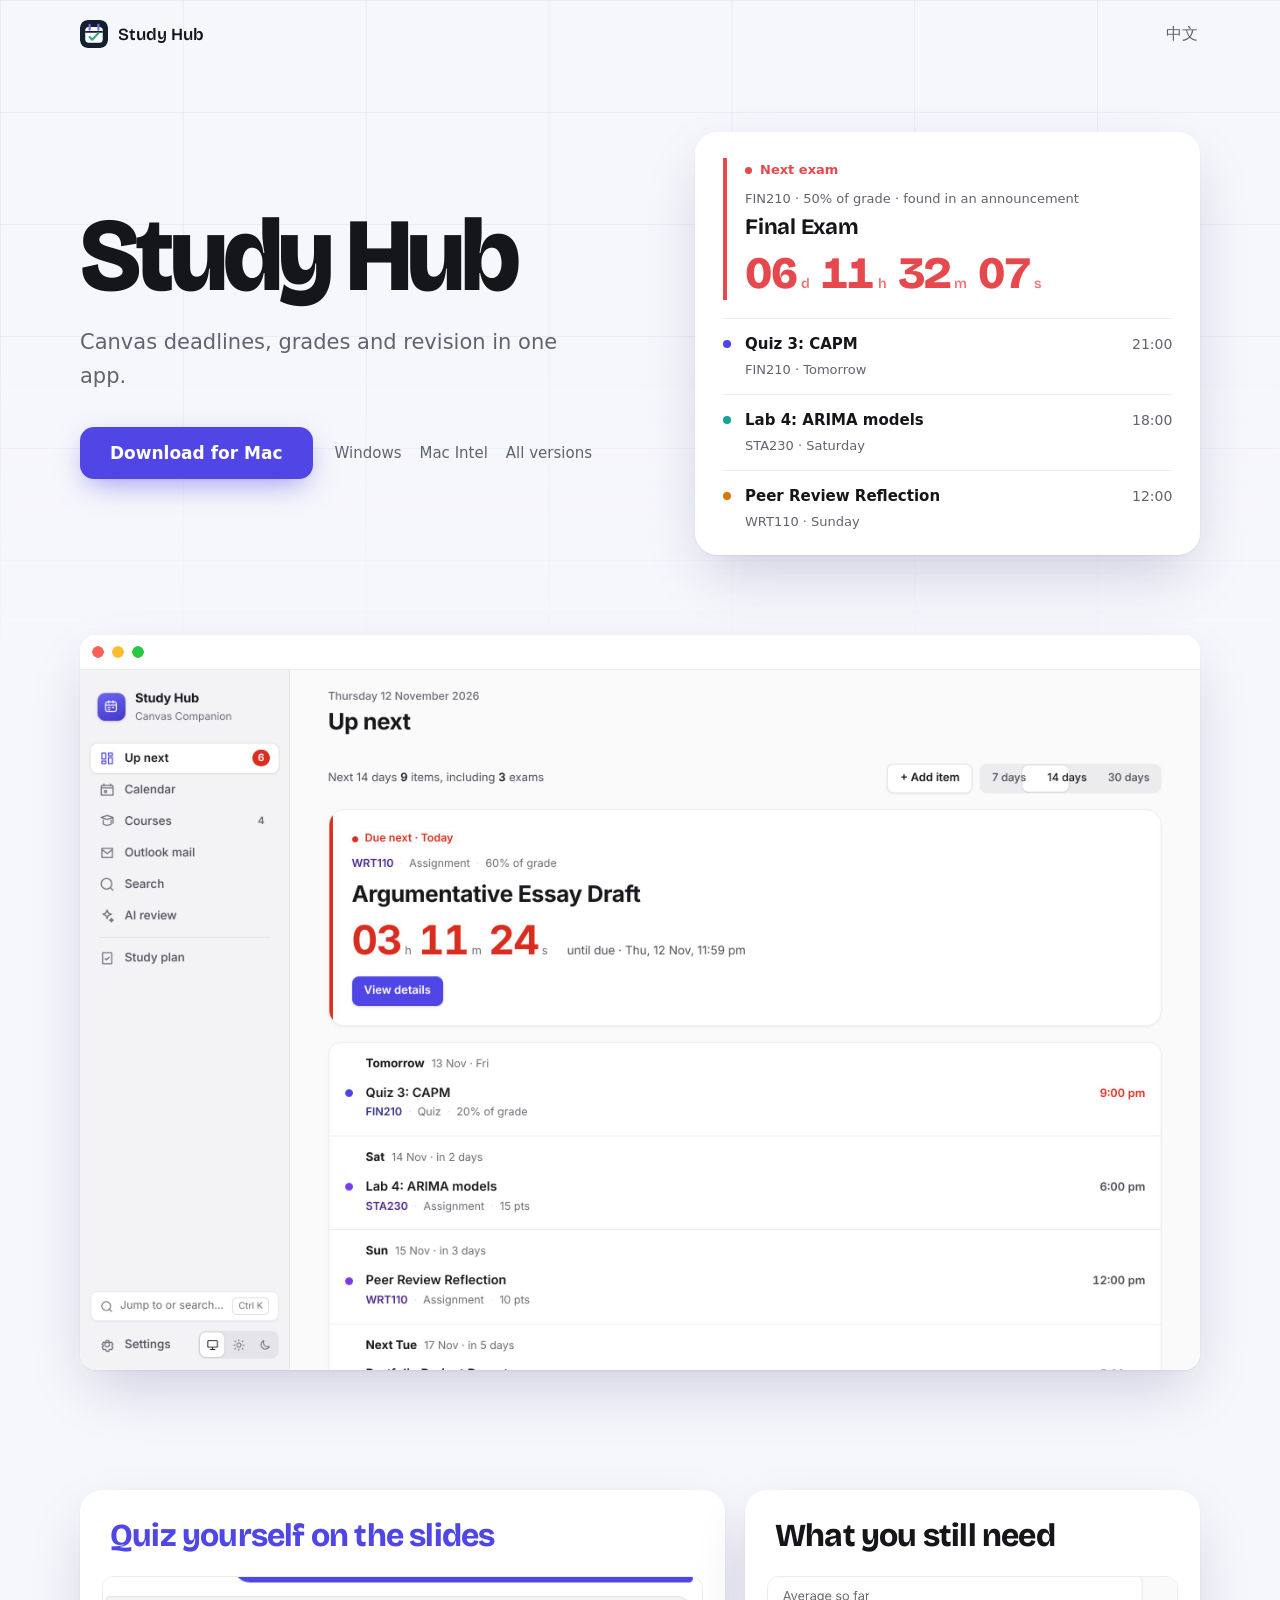
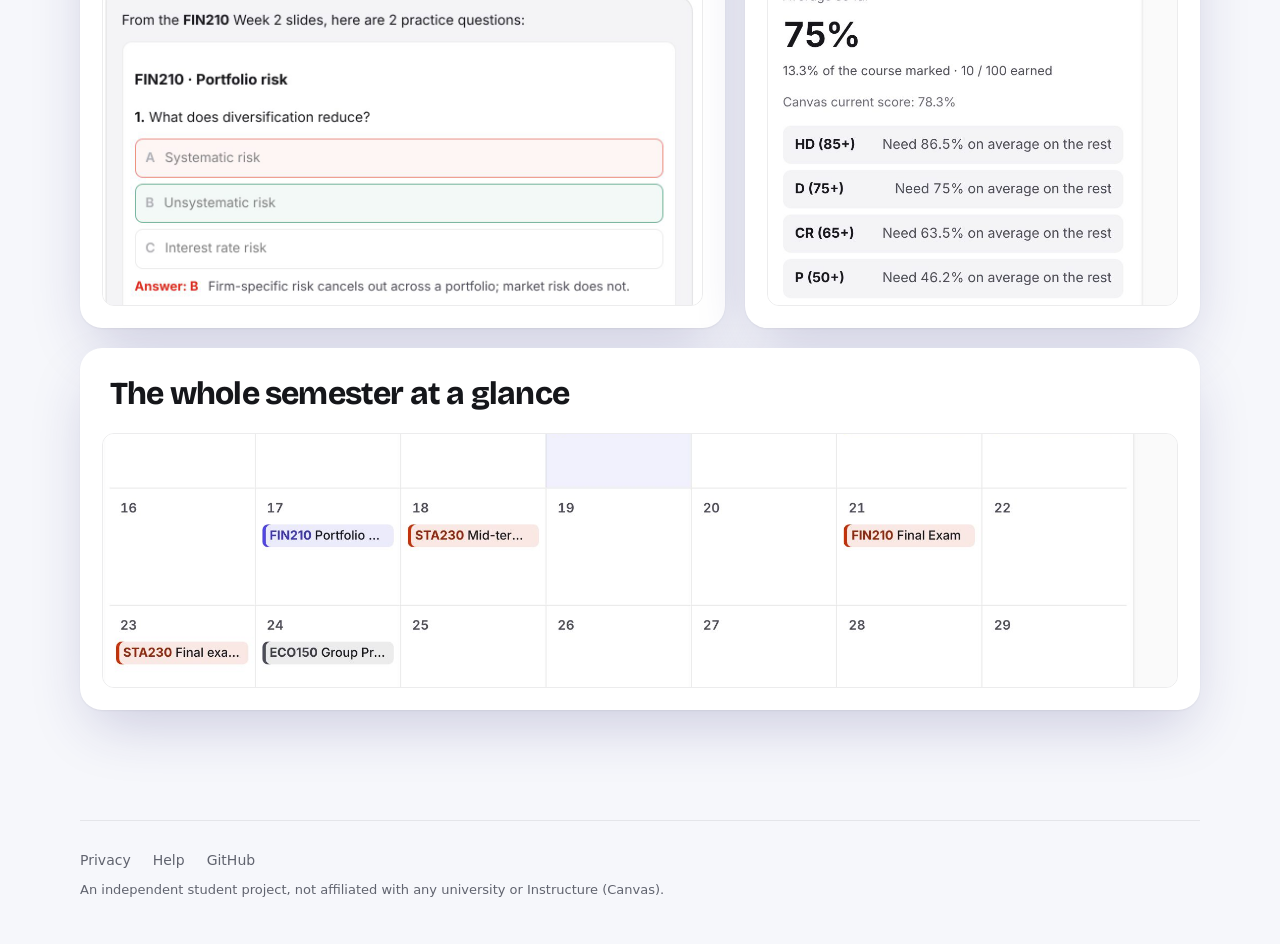
<file: index.html>
<!doctype html>
<html lang="zh-CN">
<head>
<meta charset="utf-8">
<meta name="viewport" content="width=device-width, initial-scale=1, viewport-fit=cover">
<title>Study Hub</title>
<meta name="description" content="Study Hub：Canvas 的截止日期、成绩和复习，放在一个 App 里。Windows / Mac 免费下载。 · Canvas deadlines, grades and revision in one app. Free for Windows and Mac.">
<meta property="og:title" content="Study Hub">
<meta property="og:description" content="Canvas deadlines, grades and revision in one app.">
<meta property="og:image" content="https://17373624812qq-code.github.io/Study-Hub-releases/img/home-zh.jpg">
<link rel="icon" href="img/icon.svg" type="image/svg+xml">
<link rel="alternate" type="text/plain" href="llms.txt" title="Plain-text summary for agents">
<link rel="preconnect" href="https://fonts.googleapis.com">
<link rel="preconnect" href="https://fonts.gstatic.com" crossorigin>
<link rel="stylesheet" href="https://fonts.googleapis.com/css2?family=Bricolage+Grotesque:opsz,wght@12..96,600..800&display=swap">
<link rel="stylesheet" href="style.css?v=f19a4b6">
<script>
  // Pick the language before first paint: saved choice, else the browser's.
  try { document.documentElement.lang = localStorage.getItem("lang") || (/^zh/i.test(navigator.language) ? "zh-CN" : "en"); } catch (_) {}
</script>
<script type="application/ld+json">
{
  "@context": "https://schema.org",
  "@type": "SoftwareApplication",
  "name": "Study Hub",
  "applicationCategory": "EducationalApplication",
  "operatingSystem": "Windows 10+, macOS 11+",
  "offers": { "@type": "Offer", "price": "0", "priceCurrency": "AUD" },
  "description": "Canvas companion: deadlines, exam dates from announcements, a grade calculator and AI review with your own AI.",
  "downloadUrl": [
    "https://github.com/17373624812qq-code/Study-Hub-releases/releases/latest/download/StudyHub-Windows-Setup.exe",
    "https://github.com/17373624812qq-code/Study-Hub-releases/releases/latest/download/StudyHub-Mac-AppleSilicon.dmg",
    "https://github.com/17373624812qq-code/Study-Hub-releases/releases/latest/download/StudyHub-Mac-Intel.dmg"
  ]
}
</script>
</head>
<body>
<div class="top">
<header class="wrap bar">
  <a class="brand" href="./"><img src="img/icon.svg" alt="">Study Hub</a>
  <button class="link" type="button" data-lang-toggle><span lang="zh-CN">English</span><span lang="en">中文</span></button>
</header>

<main>
  <section class="wrap hero">
    <div>
      <h1>Study Hub</h1>
      <p><span lang="zh-CN">Canvas 的截止日期、成绩和复习，放在一个 App 里。</span><span lang="en">Canvas deadlines, grades and revision in one app.</span></p>

      <div class="get" id="download">
        <a class="button" data-os="mac" href="https://github.com/17373624812qq-code/Study-Hub-releases/releases/latest/download/StudyHub-Mac-AppleSilicon.dmg"><span lang="zh-CN">下载 Mac 版</span><span lang="en">Download for Mac</span></a>
        <nav class="others">
          <a data-os="win" href="https://github.com/17373624812qq-code/Study-Hub-releases/releases/latest/download/StudyHub-Windows-Setup.exe">Windows</a>
          <a data-os="mac" href="https://github.com/17373624812qq-code/Study-Hub-releases/releases/latest/download/StudyHub-Mac-Intel.dmg">Mac Intel</a>
          <a href="https://github.com/17373624812qq-code/Study-Hub-releases/releases"><span lang="zh-CN">所有版本</span><span lang="en">All versions</span></a>
        </nav>
      </div>

      <ol class="steps mac" aria-live="polite">
        <li><span lang="zh-CN">打开下载的 .dmg，把 Study Hub 拖进「应用程序」</span><span lang="en">Open the .dmg and drag Study Hub into Applications</span></li>
        <li><span lang="zh-CN">第一次打开：右键 Study Hub →「打开」</span><span lang="en">First launch: right-click Study Hub → Open</span></li>
        <li><span lang="zh-CN">没有 Canvas 账号也能先试「演示」</span><span lang="en">No Canvas account? Try the demo</span></li>
      </ol>
      <ol class="steps win" aria-live="polite">
        <li><span lang="zh-CN">打开 StudyHub-Windows-Setup.exe</span><span lang="en">Open StudyHub-Windows-Setup.exe</span></li>
        <li><span lang="zh-CN">出现蓝色提示时：「更多信息」→「仍要运行」</span><span lang="en">If a blue warning appears: More info → Run anyway</span></li>
        <li><span lang="zh-CN">没有 Canvas 账号也能先试「演示」</span><span lang="en">No Canvas account? Try the demo</span></li>
      </ol>
    </div>

    <figure class="due" aria-label="Example: countdown to the next exam" style="margin:0">
      <div class="due-next">
        <div class="due-tag"><span lang="zh-CN">下一场考试</span><span lang="en">Next exam</span></div>
        <div class="due-course">FIN210 · <span lang="zh-CN">占总分 50% · 从公告识别</span><span lang="en">50% of grade · found in an announcement</span></div>
        <div class="due-title">Final Exam</div>
        <div class="clock" data-clock><span data-d>06</span><small lang="zh-CN">天</small><small lang="en">d</small><span data-h>11</span><small lang="zh-CN">时</small><small lang="en">h</small><span data-m>32</span><small lang="zh-CN">分</small><small lang="en">m</small><span data-s>08</span><small lang="zh-CN">秒</small><small lang="en">s</small></div>
      </div>
      <ul class="list">
        <li><b>Quiz 3: CAPM</b><time>21:00</time><span>FIN210 · <span lang="zh-CN">明天</span><span lang="en">Tomorrow</span></span></li>
        <li style="--c:#12a594"><b>Lab 4: ARIMA models</b><time>18:00</time><span>STA230 · <span lang="zh-CN">周六</span><span lang="en">Saturday</span></span></li>
        <li style="--c:#d97706"><b>Peer Review Reflection</b><time>12:00</time><span>WRT110 · <span lang="zh-CN">周日</span><span lang="en">Sunday</span></span></li>
      </ul>
    </figure>
  </section>
</main>
</div>

<div class="wrap">
  <div class="window"><img src="img/home-zh.jpg" data-en="img/home-en.jpg" width="1280" height="800" alt="Study Hub home: upcoming deadlines with a countdown"></div>

  <section class="tiles">
    <article class="tile ai">
      <h2><span lang="zh-CN">按课件出题</span><span lang="en">Quiz yourself on the slides</span></h2>
      <div class="crop" style="--x:300;--y:235;--w:610;--h:335"><img src="img/ai-zh.jpg" data-en="img/ai-en.jpg" width="1280" height="800" loading="lazy" alt="AI review: a practice question in English with a Chinese translation"></div>
    </article>
    <article class="tile grades">
      <h2><span lang="zh-CN">还差几分</span><span lang="en">What you still need</span></h2>
      <div class="crop" style="--x:865;--y:112;--w:405;--h:320"><img src="img/grades-zh.jpg" data-en="img/grades-en.jpg" width="1280" height="800" loading="lazy" alt="Grade calculator: average needed for HD, D, CR and P"></div>
    </article>
    <article class="tile cal">
      <h2><span lang="zh-CN">整个学期一眼看完</span><span lang="en">The whole semester at a glance</span></h2>
      <div class="crop" style="--x:285;--y:560;--w:990;--h:235"><img src="img/calendar-zh.jpg" data-en="img/calendar-en.jpg" width="1280" height="800" loading="lazy" alt="Calendar with assessments and exams"></div>
    </article>
  </section>
</div>

<footer class="wrap foot">
  <a href="privacy.html"><span lang="zh-CN">隐私</span><span lang="en">Privacy</span></a>
  <a href="support.html"><span lang="zh-CN">帮助</span><span lang="en">Help</span></a>
  <a href="https://github.com/17373624812qq-code/Study-Hub-releases">GitHub</a>
  <small><span lang="zh-CN">独立学生项目，与任何大学或 Instructure（Canvas）无关。</span><span lang="en">An independent student project, not affiliated with any university or Instructure (Canvas).</span></small>
</footer>

<script>
(() => {
  const root = document.documentElement;
  const apply = () => {
    const en = root.lang === "en";
    for (const img of document.querySelectorAll("img[data-en]")) {
      img.dataset.zh ||= img.getAttribute("src");
      img.src = en ? img.dataset.en : img.dataset.zh;
    }
  };
  document.querySelector("[data-lang-toggle]").addEventListener("click", () => {
    root.lang = root.lang === "en" ? "zh-CN" : "en";
    try { localStorage.setItem("lang", root.lang); } catch (_) {}
    apply();
  });
  apply();

  // Lead with the visitor's platform; Windows visitors get Windows first.
  const ua = navigator.userAgentData?.platform || navigator.platform || navigator.userAgent;
  if (/win/i.test(ua)) {
    const primary = document.querySelector(".button");
    const win = document.querySelector('.others [data-os="win"]');
    [primary.href, win.href] = [win.href, primary.href];
    primary.dataset.os = "win"; win.dataset.os = "mac";
    primary.innerHTML = '<span lang="zh-CN">下载 Windows 版</span><span lang="en">Download for Windows</span>';
    win.textContent = "Mac";
  }
  // The example card counts down for real.
  const end = Date.now() + (((6 * 24 + 11) * 60 + 32) * 60 + 8) * 1000;
  const el = k => document.querySelector(`[data-${k}]`);
  const pad = n => String(n).padStart(2, "0");
  const tick = () => {
    const t = Math.max(0, Math.round((end - Date.now()) / 1000));
    el("d").textContent = pad(Math.floor(t / 86400)); el("h").textContent = pad(Math.floor(t / 3600) % 24);
    el("m").textContent = pad(Math.floor(t / 60) % 60); el("s").textContent = pad(t % 60);
  };
  tick(); setInterval(tick, 1000);

  // Once a download starts, show how to open it instead of the buttons.
  for (const a of document.querySelectorAll("a[data-os]")) {
    a.addEventListener("click", () => { document.body.dataset.started = a.dataset.os; });
  }
})();
</script>
</body>
</html>
</file>
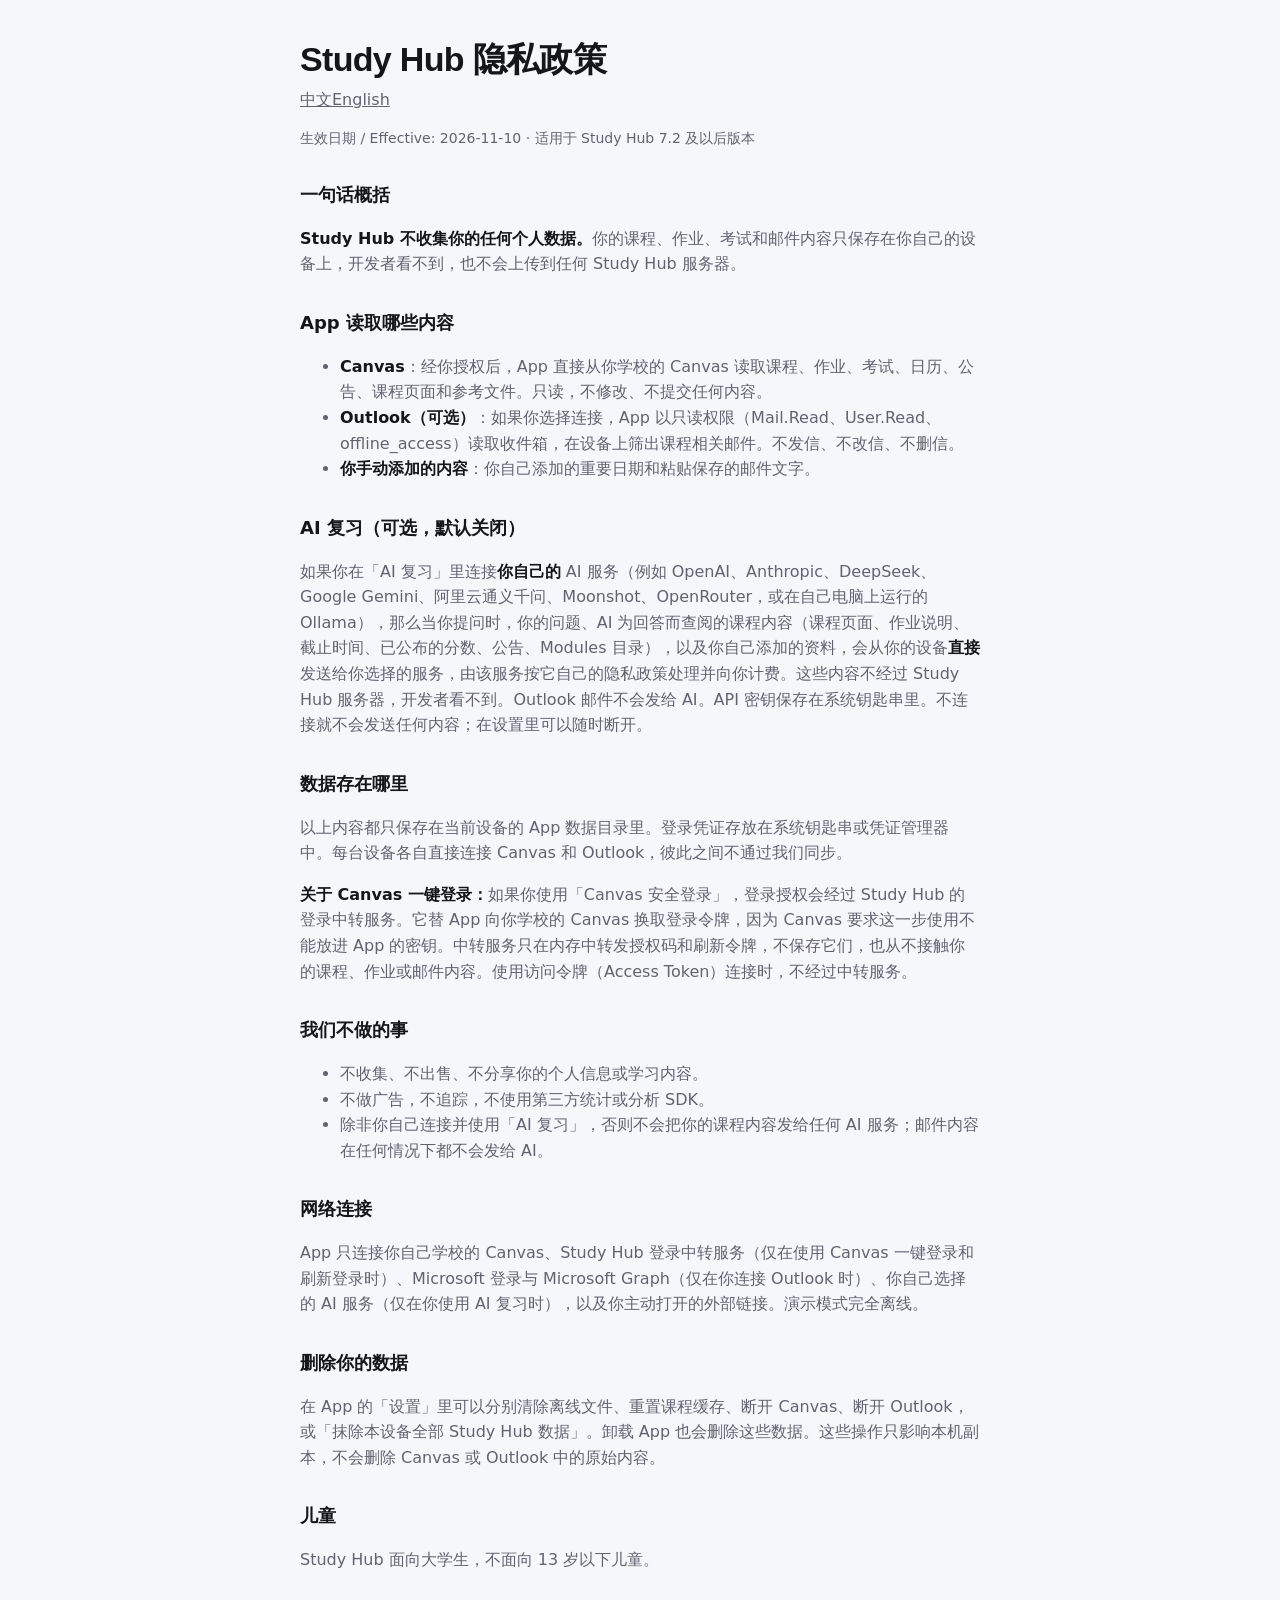
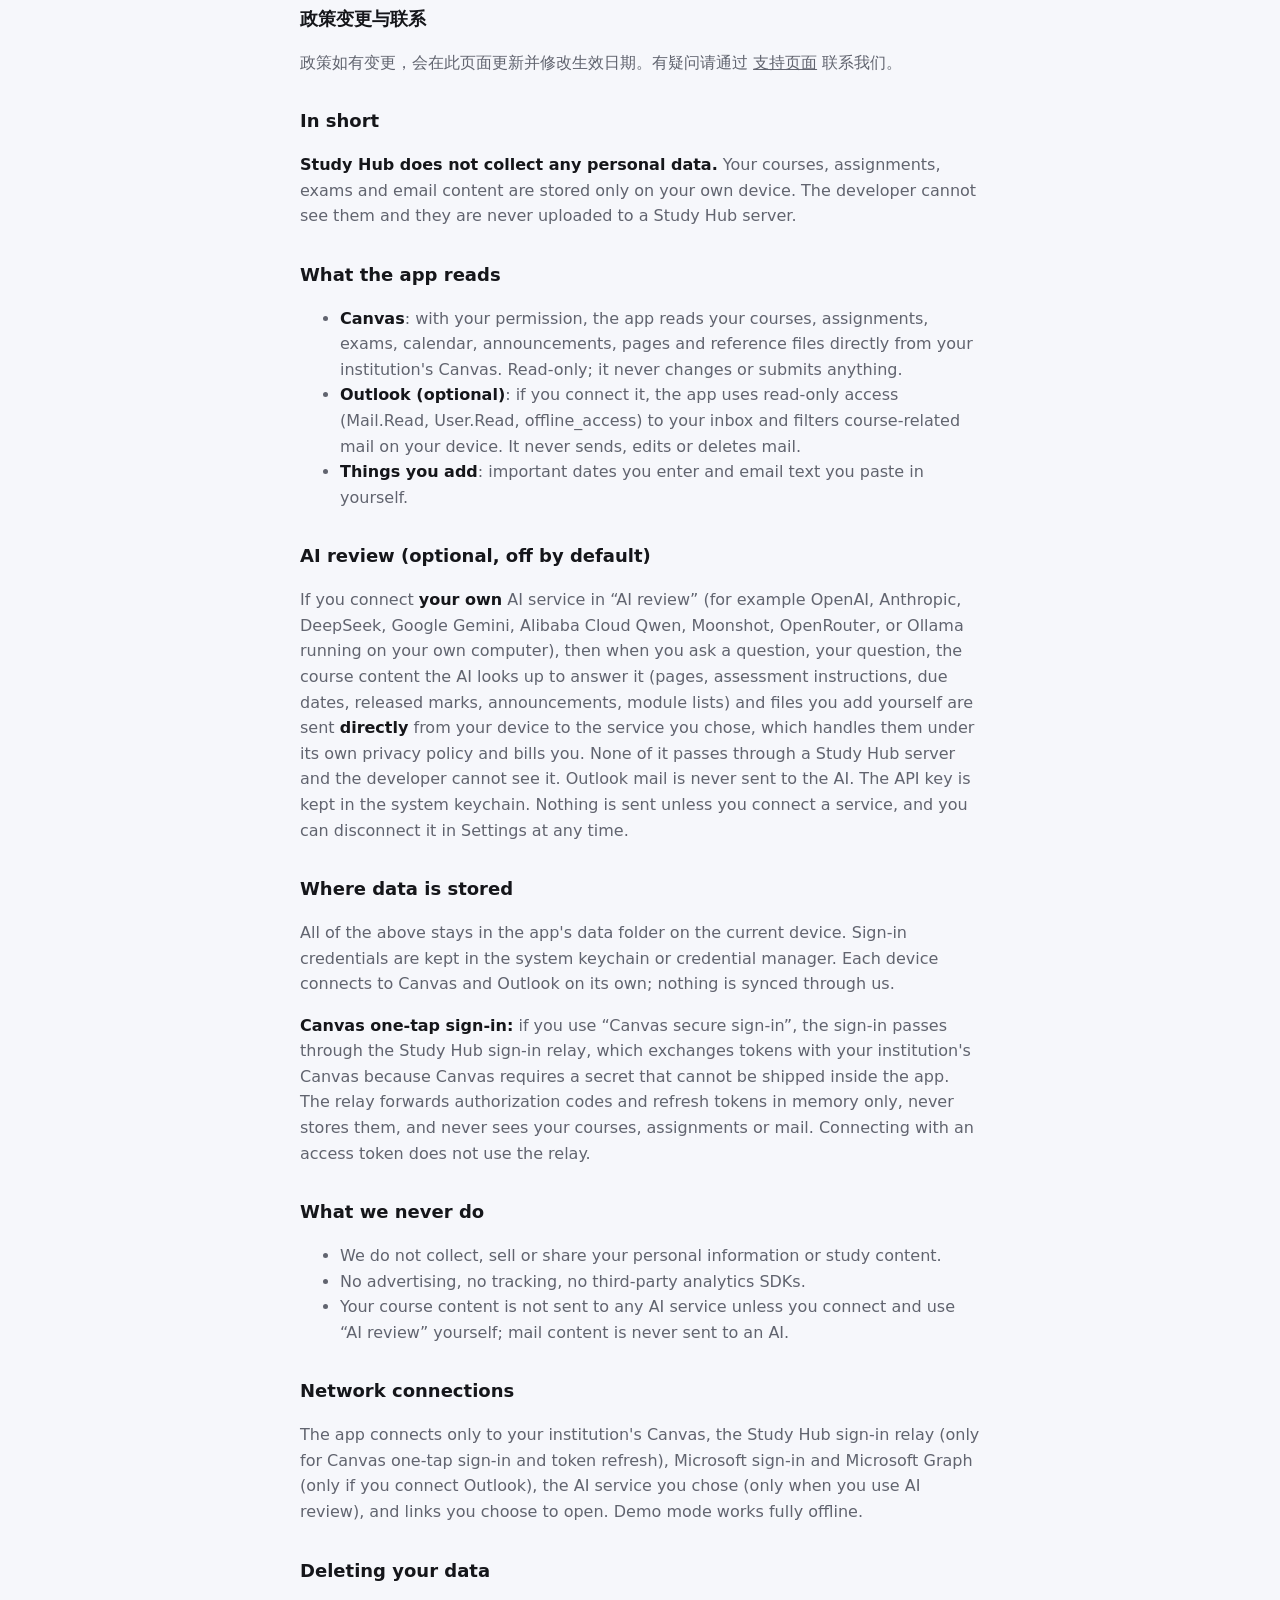
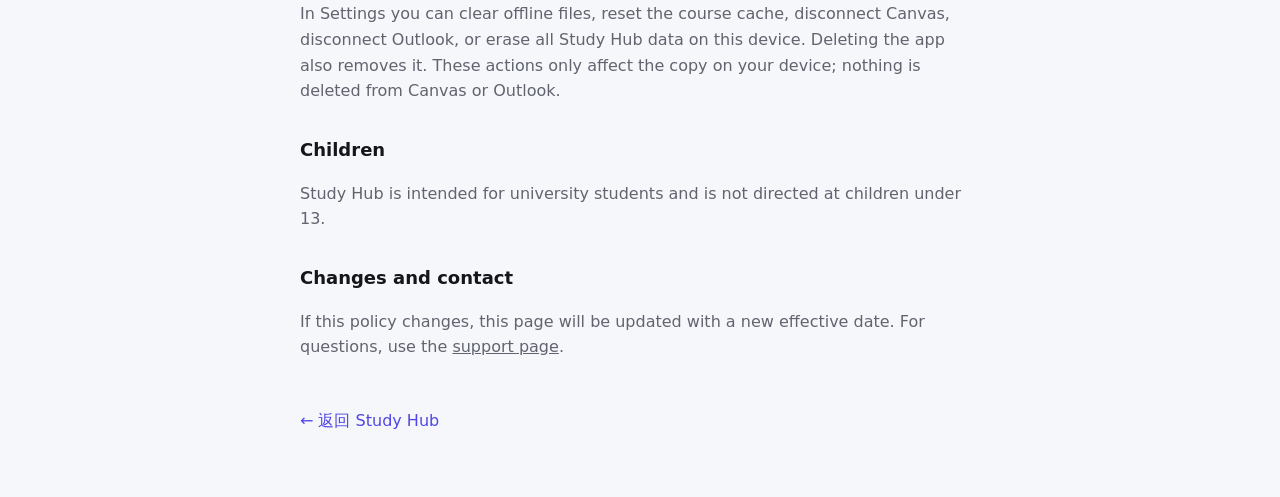
<file: privacy.html>
<!doctype html>
<html lang="zh-CN">
<head>
<meta charset="utf-8">
<meta name="viewport" content="width=device-width,initial-scale=1,viewport-fit=cover">
<title>Study Hub · 隐私政策 Privacy Policy</title>
<link rel="icon" href="img/icon.svg" type="image/svg+xml">
<link rel="stylesheet" href="style.css?v=f19a4b6">
</head>
<body class="doc">
<main>
  <header><h1>Study Hub 隐私政策</h1><nav class="lang"><a href="#zh">中文</a><a href="#en">English</a></nav></header>
  <p class="meta">生效日期 / Effective: 2026-11-10 · 适用于 Study Hub 7.2 及以后版本</p>

  <section id="zh" lang="zh-CN">
    <h2>一句话概括</h2>
    <p><strong>Study Hub 不收集你的任何个人数据。</strong>你的课程、作业、考试和邮件内容只保存在你自己的设备上，开发者看不到，也不会上传到任何 Study Hub 服务器。</p>

    <h2>App 读取哪些内容</h2>
    <ul>
      <li><strong>Canvas</strong>：经你授权后，App 直接从你学校的 Canvas 读取课程、作业、考试、日历、公告、课程页面和参考文件。只读，不修改、不提交任何内容。</li>
      <li><strong>Outlook（可选）</strong>：如果你选择连接，App 以只读权限（Mail.Read、User.Read、offline_access）读取收件箱，在设备上筛出课程相关邮件。不发信、不改信、不删信。</li>
      <li><strong>你手动添加的内容</strong>：你自己添加的重要日期和粘贴保存的邮件文字。</li>
    </ul>

    <h2>AI 复习（可选，默认关闭）</h2>
    <p>如果你在「AI 复习」里连接<strong>你自己的</strong> AI 服务（例如 OpenAI、Anthropic、DeepSeek、Google Gemini、阿里云通义千问、Moonshot、OpenRouter，或在自己电脑上运行的 Ollama），那么当你提问时，你的问题、AI 为回答而查阅的课程内容（课程页面、作业说明、截止时间、已公布的分数、公告、Modules 目录），以及你自己添加的资料，会从你的设备<strong>直接</strong>发送给你选择的服务，由该服务按它自己的隐私政策处理并向你计费。这些内容不经过 Study Hub 服务器，开发者看不到。Outlook 邮件不会发给 AI。API 密钥保存在系统钥匙串里。不连接就不会发送任何内容；在设置里可以随时断开。</p>

    <h2>数据存在哪里</h2>
    <p>以上内容都只保存在当前设备的 App 数据目录里。登录凭证存放在系统钥匙串或凭证管理器中。每台设备各自直接连接 Canvas 和 Outlook，彼此之间不通过我们同步。</p>
    <p><strong>关于 Canvas 一键登录：</strong>如果你使用「Canvas 安全登录」，登录授权会经过 Study Hub 的登录中转服务。它替 App 向你学校的 Canvas 换取登录令牌，因为 Canvas 要求这一步使用不能放进 App 的密钥。中转服务只在内存中转发授权码和刷新令牌，不保存它们，也从不接触你的课程、作业或邮件内容。使用访问令牌（Access Token）连接时，不经过中转服务。</p>

    <h2>我们不做的事</h2>
    <ul>
      <li>不收集、不出售、不分享你的个人信息或学习内容。</li>
      <li>不做广告，不追踪，不使用第三方统计或分析 SDK。</li>
      <li>除非你自己连接并使用「AI 复习」，否则不会把你的课程内容发给任何 AI 服务；邮件内容在任何情况下都不会发给 AI。</li>
    </ul>

    <h2>网络连接</h2>
    <p>App 只连接你自己学校的 Canvas、Study Hub 登录中转服务（仅在使用 Canvas 一键登录和刷新登录时）、Microsoft 登录与 Microsoft Graph（仅在你连接 Outlook 时）、你自己选择的 AI 服务（仅在你使用 AI 复习时），以及你主动打开的外部链接。演示模式完全离线。</p>

    <h2>删除你的数据</h2>
    <p>在 App 的「设置」里可以分别清除离线文件、重置课程缓存、断开 Canvas、断开 Outlook，或「抹除本设备全部 Study Hub 数据」。卸载 App 也会删除这些数据。这些操作只影响本机副本，不会删除 Canvas 或 Outlook 中的原始内容。</p>

    <h2>儿童</h2>
    <p>Study Hub 面向大学生，不面向 13 岁以下儿童。</p>

    <h2>政策变更与联系</h2>
    <p>政策如有变更，会在此页面更新并修改生效日期。有疑问请通过 <a href="support.html">支持页面</a> 联系我们。</p>
  </section>

  <section id="en" lang="en">
    <h2>In short</h2>
    <p><strong>Study Hub does not collect any personal data.</strong> Your courses, assignments, exams and email content are stored only on your own device. The developer cannot see them and they are never uploaded to a Study Hub server.</p>

    <h2>What the app reads</h2>
    <ul>
      <li><strong>Canvas</strong>: with your permission, the app reads your courses, assignments, exams, calendar, announcements, pages and reference files directly from your institution's Canvas. Read-only; it never changes or submits anything.</li>
      <li><strong>Outlook (optional)</strong>: if you connect it, the app uses read-only access (Mail.Read, User.Read, offline_access) to your inbox and filters course-related mail on your device. It never sends, edits or deletes mail.</li>
      <li><strong>Things you add</strong>: important dates you enter and email text you paste in yourself.</li>
    </ul>

    <h2>AI review (optional, off by default)</h2>
    <p>If you connect <strong>your own</strong> AI service in “AI review” (for example OpenAI, Anthropic, DeepSeek, Google Gemini, Alibaba Cloud Qwen, Moonshot, OpenRouter, or Ollama running on your own computer), then when you ask a question, your question, the course content the AI looks up to answer it (pages, assessment instructions, due dates, released marks, announcements, module lists) and files you add yourself are sent <strong>directly</strong> from your device to the service you chose, which handles them under its own privacy policy and bills you. None of it passes through a Study Hub server and the developer cannot see it. Outlook mail is never sent to the AI. The API key is kept in the system keychain. Nothing is sent unless you connect a service, and you can disconnect it in Settings at any time.</p>

    <h2>Where data is stored</h2>
    <p>All of the above stays in the app's data folder on the current device. Sign-in credentials are kept in the system keychain or credential manager. Each device connects to Canvas and Outlook on its own; nothing is synced through us.</p>
    <p><strong>Canvas one-tap sign-in:</strong> if you use “Canvas secure sign-in”, the sign-in passes through the Study Hub sign-in relay, which exchanges tokens with your institution's Canvas because Canvas requires a secret that cannot be shipped inside the app. The relay forwards authorization codes and refresh tokens in memory only, never stores them, and never sees your courses, assignments or mail. Connecting with an access token does not use the relay.</p>

    <h2>What we never do</h2>
    <ul>
      <li>We do not collect, sell or share your personal information or study content.</li>
      <li>No advertising, no tracking, no third-party analytics SDKs.</li>
      <li>Your course content is not sent to any AI service unless you connect and use “AI review” yourself; mail content is never sent to an AI.</li>
    </ul>

    <h2>Network connections</h2>
    <p>The app connects only to your institution's Canvas, the Study Hub sign-in relay (only for Canvas one-tap sign-in and token refresh), Microsoft sign-in and Microsoft Graph (only if you connect Outlook), the AI service you chose (only when you use AI review), and links you choose to open. Demo mode works fully offline.</p>

    <h2>Deleting your data</h2>
    <p>In Settings you can clear offline files, reset the course cache, disconnect Canvas, disconnect Outlook, or erase all Study Hub data on this device. Deleting the app also removes it. These actions only affect the copy on your device; nothing is deleted from Canvas or Outlook.</p>

    <h2>Children</h2>
    <p>Study Hub is intended for university students and is not directed at children under 13.</p>

    <h2>Changes and contact</h2>
    <p>If this policy changes, this page will be updated with a new effective date. For questions, use the <a href="support.html">support page</a>.</p>
  </section>
  <a class="back" href="index.html">← 返回 Study Hub</a>
</main>
</body>
</html>
</file>
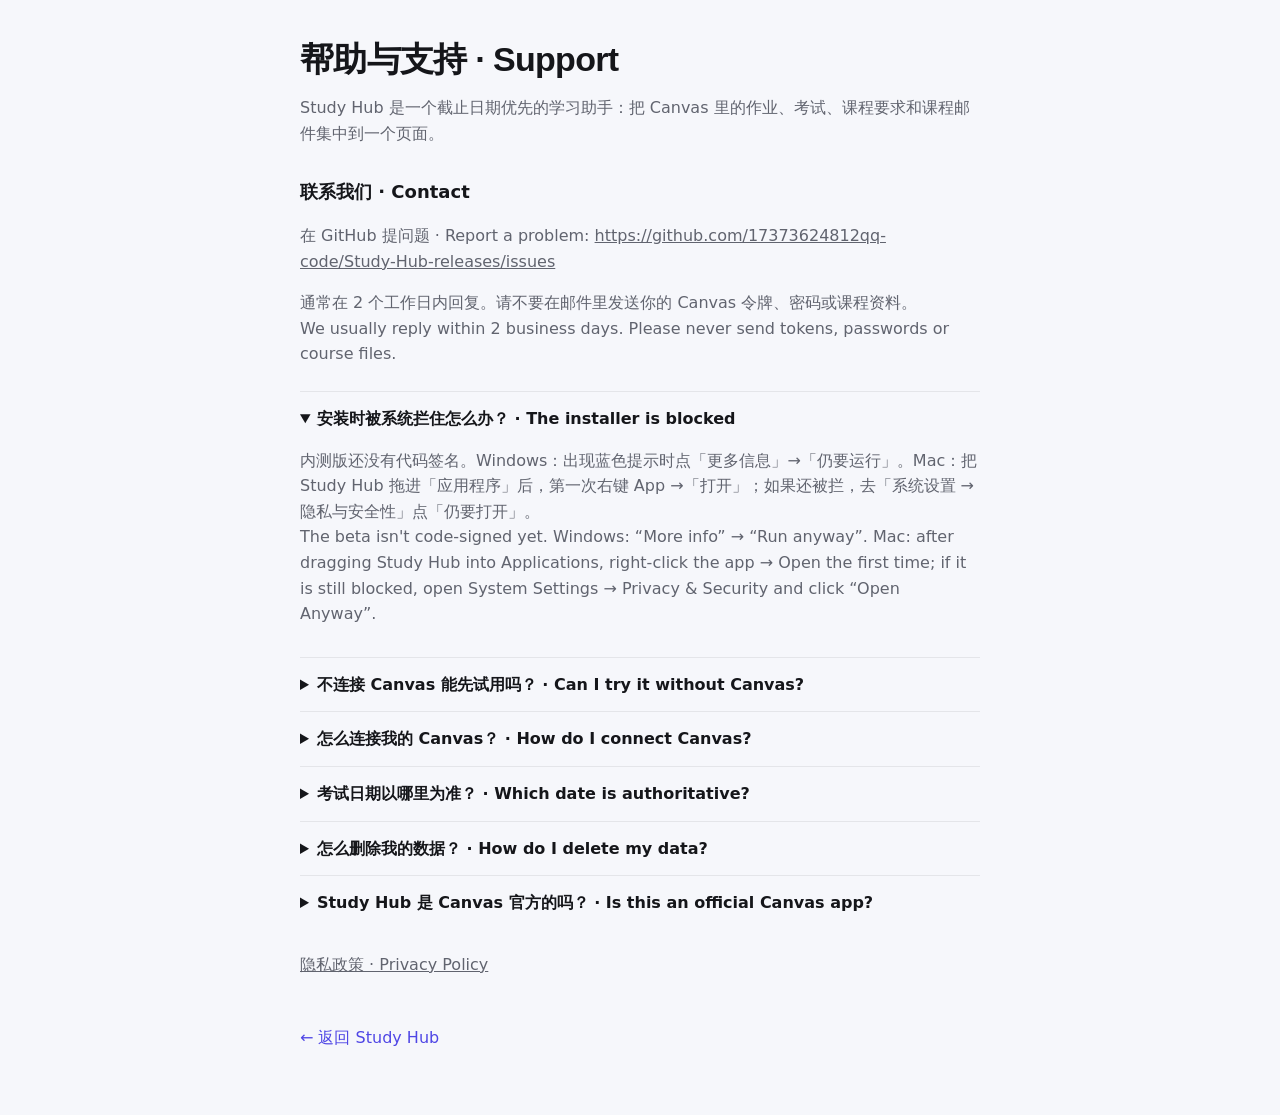
<file: support.html>
<!doctype html>
<html lang="zh-CN">
<head>
<meta charset="utf-8">
<meta name="viewport" content="width=device-width,initial-scale=1,viewport-fit=cover">
<title>Study Hub · 帮助与支持 Support</title>
<link rel="icon" href="img/icon.svg" type="image/svg+xml">
<link rel="stylesheet" href="style.css?v=f19a4b6">
</head>
<body class="doc">
<main>
  <h1>帮助与支持 · Support</h1>
  <p>Study Hub 是一个截止日期优先的学习助手：把 Canvas 里的作业、考试、课程要求和课程邮件集中到一个页面。</p>

  <div class="contact">
    <h2>联系我们 · Contact</h2>
    <p>在 GitHub 提问题 · Report a problem: <a href="https://github.com/17373624812qq-code/Study-Hub-releases/issues">https://github.com/17373624812qq-code/Study-Hub-releases/issues</a></p>
    <p>通常在 2 个工作日内回复。请不要在邮件里发送你的 Canvas 令牌、密码或课程资料。<br>We usually reply within 2 business days. Please never send tokens, passwords or course files.</p>
  </div>

  <details open><summary>安装时被系统拦住怎么办？ · The installer is blocked</summary>
    <p>内测版还没有代码签名。Windows：出现蓝色提示时点「更多信息」→「仍要运行」。Mac：把 Study Hub 拖进「应用程序」后，第一次右键 App →「打开」；如果还被拦，去「系统设置 → 隐私与安全性」点「仍要打开」。<br>The beta isn't code-signed yet. Windows: “More info” → “Run anyway”. Mac: after dragging Study Hub into Applications, right-click the app → Open the first time; if it is still blocked, open System Settings → Privacy &amp; Security and click “Open Anyway”.</p></details>
  <details><summary>不连接 Canvas 能先试用吗？ · Can I try it without Canvas?</summary>
    <p>可以。首次打开时点「先看看演示（示例数据）」，就能用虚构的课程体验全部功能，完全离线。<br>Yes. On first launch tap “先看看演示（示例数据）” (Try the demo) to explore every screen with fictional courses, fully offline.</p></details>
  <details><summary>怎么连接我的 Canvas？ · How do I connect Canvas?</summary>
    <p>在连接界面填写学校的 Canvas 网址并登录。如果你的学校还没有开通 Study Hub 的 Canvas 登录，可以在 Canvas「账户 → 设置」里生成个人访问令牌（Access Token）后粘贴。令牌只保存在你设备的钥匙串里。<br>Enter your institution's Canvas address and sign in. If sign-in is not enabled for your institution yet, create a personal access token in Canvas (Account → Settings) and paste it. The token stays in your device keychain.</p></details>
  <details><summary>考试日期以哪里为准？ · Which date is authoritative?</summary>
    <p>永远以学校和 Canvas 的原始通知为准。Study Hub 帮你整理和提醒，自动识别的规则会标出原始来源，你可以点进去核对。<br>Your institution and the original Canvas notice are always authoritative. Detected rules link to their source so you can check.</p></details>
  <details><summary>怎么删除我的数据？ · How do I delete my data?</summary>
    <p>设置 → 仅本机存储 →「抹除本设备全部 Study Hub 数据」。卸载 App 也会删除所有本机数据。<br>Settings → Storage → “Erase all Study Hub data on this device”. Deleting the app also removes everything.</p></details>
  <details><summary>Study Hub 是 Canvas 官方的吗？ · Is this an official Canvas app?</summary>
    <p>不是。Study Hub 是独立开发的第三方学习工具，与 Instructure（Canvas 的开发商）及任何学校没有隶属关系。<br>No. Study Hub is an independent third-party tool, not affiliated with Instructure (maker of Canvas) or any institution.</p></details>

  <p style="margin-top:22px"><a href="privacy.html">隐私政策 · Privacy Policy</a></p>
  <a class="back" href="index.html">← 返回 Study Hub</a>
</main>
</body>
</html>
</file>
<file: style.css>
/* One stylesheet for every page of the site. */
:root {
  --paper: #f6f7fb; --ink: #15161a; --ink-2: #61646f; --line: rgba(21, 22, 26, .08);
  --indigo: #4f46e5; --indigo-soft: #e9e8ff; --due: #e5484d; --card: #ffffff;
  --grid: rgba(79, 70, 229, .07);
  --lift: 0 1px 2px rgba(21,22,26,.05), 0 24px 60px -12px rgba(40,36,120,.22);
  --display: "Bricolage Grotesque", -apple-system, BlinkMacSystemFont, "PingFang SC", "Microsoft YaHei UI", sans-serif;
  color-scheme: light;
}
@media (prefers-color-scheme: dark) {
  :root { --paper: #0f1016; --ink: #eceef6; --ink-2: #9497a6; --line: rgba(255,255,255,.08);
    --indigo: #8f88ff; --indigo-soft: #1f1d3d; --due: #ff6369; --card: #181a23; --grid: rgba(143,136,255,.08);
    --lift: 0 0 0 1px rgba(255,255,255,.06), 0 30px 70px -16px rgba(0,0,0,.7); color-scheme: dark; }
}
* { box-sizing: border-box; }
html { -webkit-text-size-adjust: 100%; }
body { margin: 0; background: var(--paper); color: var(--ink);
  font: 16px/1.6 -apple-system, BlinkMacSystemFont, "SF Pro Text", "Segoe UI Variable Text", "Segoe UI", "PingFang SC", "Microsoft YaHei UI", system-ui, sans-serif;
  -webkit-font-smoothing: antialiased; }
a { color: inherit; }
img { display: block; max-width: 100%; height: auto; }

/* Language: both languages are in the HTML; the root lang picks one (home page only). */
html[lang^="zh"] body:not(.doc) [lang="en"], html[lang="en"] body:not(.doc) [lang^="zh"] { display: none !important; }

.wrap { width: min(1120px, 100% - 40px); margin: 0 auto; }
.bar { display: flex; align-items: center; justify-content: space-between; height: 68px; position: relative; z-index: 2; }
.brand { display: flex; align-items: center; gap: 10px; font: 600 17px var(--display); text-decoration: none; }
.brand img { width: 28px; height: 28px; border-radius: 8px; }
.link { background: none; border: 0; padding: 6px 2px; font: inherit; color: var(--ink-2); cursor: pointer; text-decoration: none; }
.link:hover { color: var(--ink); }
:focus-visible { outline: 2px solid var(--indigo); outline-offset: 3px; border-radius: 6px; }

/* ---- Hero: a faint calendar grid, the name, and a live "due next" card ---- */
.top { position: relative; overflow: hidden; padding-bottom: 120px;
  background:
    linear-gradient(to bottom, transparent 55%, var(--paper)),
    linear-gradient(var(--grid) 1px, transparent 1px) 0 0 / calc(100% / 7) 112px,
    linear-gradient(90deg, var(--grid) 1px, transparent 1px) 0 0 / calc(100% / 7) 112px; }
.hero { display: grid; grid-template-columns: 1.05fr .95fr; gap: 56px; align-items: center; padding: 64px 0 0; }
.hero > * { min-width: 0; }
h1 { font: 800 clamp(52px, 8.4vw, 104px)/.92 var(--display); letter-spacing: -.045em; margin: 0; }
.hero p { font-size: clamp(18px, 2vw, 21px); color: var(--ink-2); margin: 22px 0 0; max-width: 24em; }

.get { margin-top: 34px; display: flex; align-items: center; flex-wrap: wrap; gap: 14px 22px; }
.button { display: inline-flex; align-items: center; min-height: 52px; padding: 0 30px; border-radius: 14px;
  background: var(--indigo); color: #fff; font-weight: 650; font-size: 17px; text-decoration: none;
  box-shadow: 0 10px 30px -8px rgba(79,70,229,.6); transition: transform .15s ease; }
.button:hover { transform: translateY(-1px); }
.others { display: flex; gap: 18px; font-size: 15px; }
.others a { color: var(--ink-2); text-decoration: none; }
.others a:hover { color: var(--ink); }

.steps { display: none; margin: 30px 0 0; padding: 0; list-style: none; counter-reset: s; max-width: 420px; }
.steps li { counter-increment: s; display: flex; gap: 14px; padding: 12px 0; border-top: 1px solid var(--line); }
.steps li:first-child { border-top: 0; }
.steps li::before { content: counter(s); flex: none; width: 26px; height: 26px; border-radius: 50%; background: var(--indigo-soft); color: var(--indigo); display: grid; place-items: center; font-size: 13px; font-weight: 700; }
body[data-started] .get { display: none; }
body[data-started="mac"] .steps.mac, body[data-started="win"] .steps.win { display: block; }

/* The live card mirrors the app's home screen. */
.due { container-type: inline-size; background: var(--card); border-radius: 22px; box-shadow: var(--lift); padding: 26px 28px 10px; }
.due-next { border-left: 4px solid var(--due); padding: 2px 0 4px 18px; }
.due-tag { color: var(--due); font-size: 13px; font-weight: 700; display: flex; align-items: center; gap: 8px; }
.due-tag::before { content: ""; width: 7px; height: 7px; border-radius: 50%; background: var(--due); animation: blink 1s steps(2) infinite; }
.due-course { font-size: 13px; color: var(--ink-2); margin-top: 8px; }
.due-title { font: 700 22px/1.25 var(--display); margin: 4px 0 10px; letter-spacing: -.01em; }
.clock { font: 800 clamp(22px, 10cqi, 58px)/1 var(--display); color: var(--due); letter-spacing: -.02em; font-variant-numeric: tabular-nums; display: flex; flex-wrap: nowrap; white-space: nowrap; align-items: baseline; gap: 4px; }
.clock small { font: 600 14px var(--display); color: var(--due); opacity: .75; margin-right: 8px; }
.list { list-style: none; margin: 18px 0 0; padding: 0; }
.list li { display: grid; grid-template-columns: 10px 1fr auto; gap: 4px 12px; align-items: baseline; padding: 13px 0; border-top: 1px solid var(--line); }
.list li::before { content: ""; width: 8px; height: 8px; border-radius: 50%; background: var(--c, var(--indigo)); transform: translateY(-1px); }
.list b { font-weight: 600; font-size: 15px; }
.list span { font-size: 13px; color: var(--ink-2); grid-column: 2; }
.list time { font-size: 14px; color: var(--ink-2); grid-row: 1; grid-column: 3; font-variant-numeric: tabular-nums; }

/* One orchestrated entrance on load. */
@media (prefers-reduced-motion: no-preference) {
  .due { animation: rise .7s cubic-bezier(.2,.8,.2,1) both .15s; }
  .list li { animation: rise .6s cubic-bezier(.2,.8,.2,1) both; }
  .list li:nth-child(1) { animation-delay: .55s; } .list li:nth-child(2) { animation-delay: .7s; } .list li:nth-child(3) { animation-delay: .85s; }
}
@media (prefers-reduced-motion: reduce) { .due-tag::before { animation: none; } }
@keyframes rise { from { opacity: 0; transform: translateY(18px); } }
@keyframes blink { 50% { opacity: .25; } }

/* ---- The app, in a window ---- */
.window { margin: -40px auto 0; position: relative; z-index: 1; border-radius: 16px; overflow: hidden; box-shadow: var(--lift); background: var(--card); }
.window::before { content: ""; display: block; height: 34px; border-bottom: 1px solid var(--line);
  background: radial-gradient(circle at 18px 17px, #ff5f57 5.5px, transparent 6px), radial-gradient(circle at 38px 17px, #febc2e 5.5px, transparent 6px), radial-gradient(circle at 58px 17px, #28c840 5.5px, transparent 6px), var(--card); }
.window img { width: 100%; }

/* ---- Features: tiles that zoom into one part of a screen ---- */
.tiles { display: grid; grid-template-columns: repeat(12, 1fr); gap: 20px; padding-top: 120px; }
.tile { background: var(--card); border-radius: 22px; box-shadow: var(--lift); overflow: hidden; display: flex; flex-direction: column; }
.tile h2 { font: 750 clamp(24px, 2.6vw, 32px)/1.1 var(--display); letter-spacing: -.025em; margin: 0; padding: 28px 30px 22px; }
.tile.ai { grid-column: span 7; } .tile.grades { grid-column: span 5; } .tile.cal { grid-column: span 12; }
.tile.ai h2 { color: var(--indigo); }
/* A crop of a 1280×800 screenshot: --x --y --w --h in screenshot pixels. */
.crop { position: relative; margin: 0 22px 22px; border-radius: 12px; overflow: hidden; aspect-ratio: var(--w) / var(--h); border: 1px solid var(--line); flex: 1 0 auto; }
.crop img { position: absolute; max-width: none; width: calc(1280 / var(--w) * 100%); left: calc(var(--x) / var(--w) * -100%); top: calc(var(--y) / var(--h) * -100%); }

.foot { margin-top: 110px; padding: 28px 0 44px; border-top: 1px solid var(--line); display: flex; flex-wrap: wrap; gap: 8px 22px; font-size: 14px; color: var(--ink-2); }
.foot a { text-decoration: none; }
.foot a:hover { color: var(--ink); }
.foot small { flex-basis: 100%; font-size: 13px; }

@media (max-width: 860px) {
  .hero { grid-template-columns: 1fr; gap: 44px; padding-top: 36px; }
  .top { padding-bottom: 90px; }
  .tiles { gap: 16px; padding-top: 80px; }
  .tile.ai, .tile.grades, .tile.cal { grid-column: span 12; }
  .tile h2 { padding: 22px 22px 18px; }
  .crop { margin: 0 14px 14px; }
  .due { padding: 22px 20px 6px; }
  .clock small { margin-right: 6px; }
}

/* ---- Text pages (privacy, support) ---- */
.doc main { width: min(680px, 100% - 32px); margin: 40px auto 64px; }
.doc h1 { font: 800 34px/1.15 var(--display); letter-spacing: -.02em; margin-bottom: 8px; }
.doc h2 { font-size: 18px; margin: 32px 0 6px; }
.doc p, .doc li { color: var(--ink-2); }
.doc strong { color: var(--ink); }
.doc .meta { font-size: 14px; }
.doc details { border-top: 1px solid var(--line); padding: 14px 0; }
.doc summary { cursor: pointer; font-weight: 600; color: var(--ink); }
.doc .contact { margin: 24px 0; }
.doc .back { display: inline-block; margin-top: 32px; color: var(--indigo); text-decoration: none; }
.doc .lang { color: var(--ink-2); }
</file>
